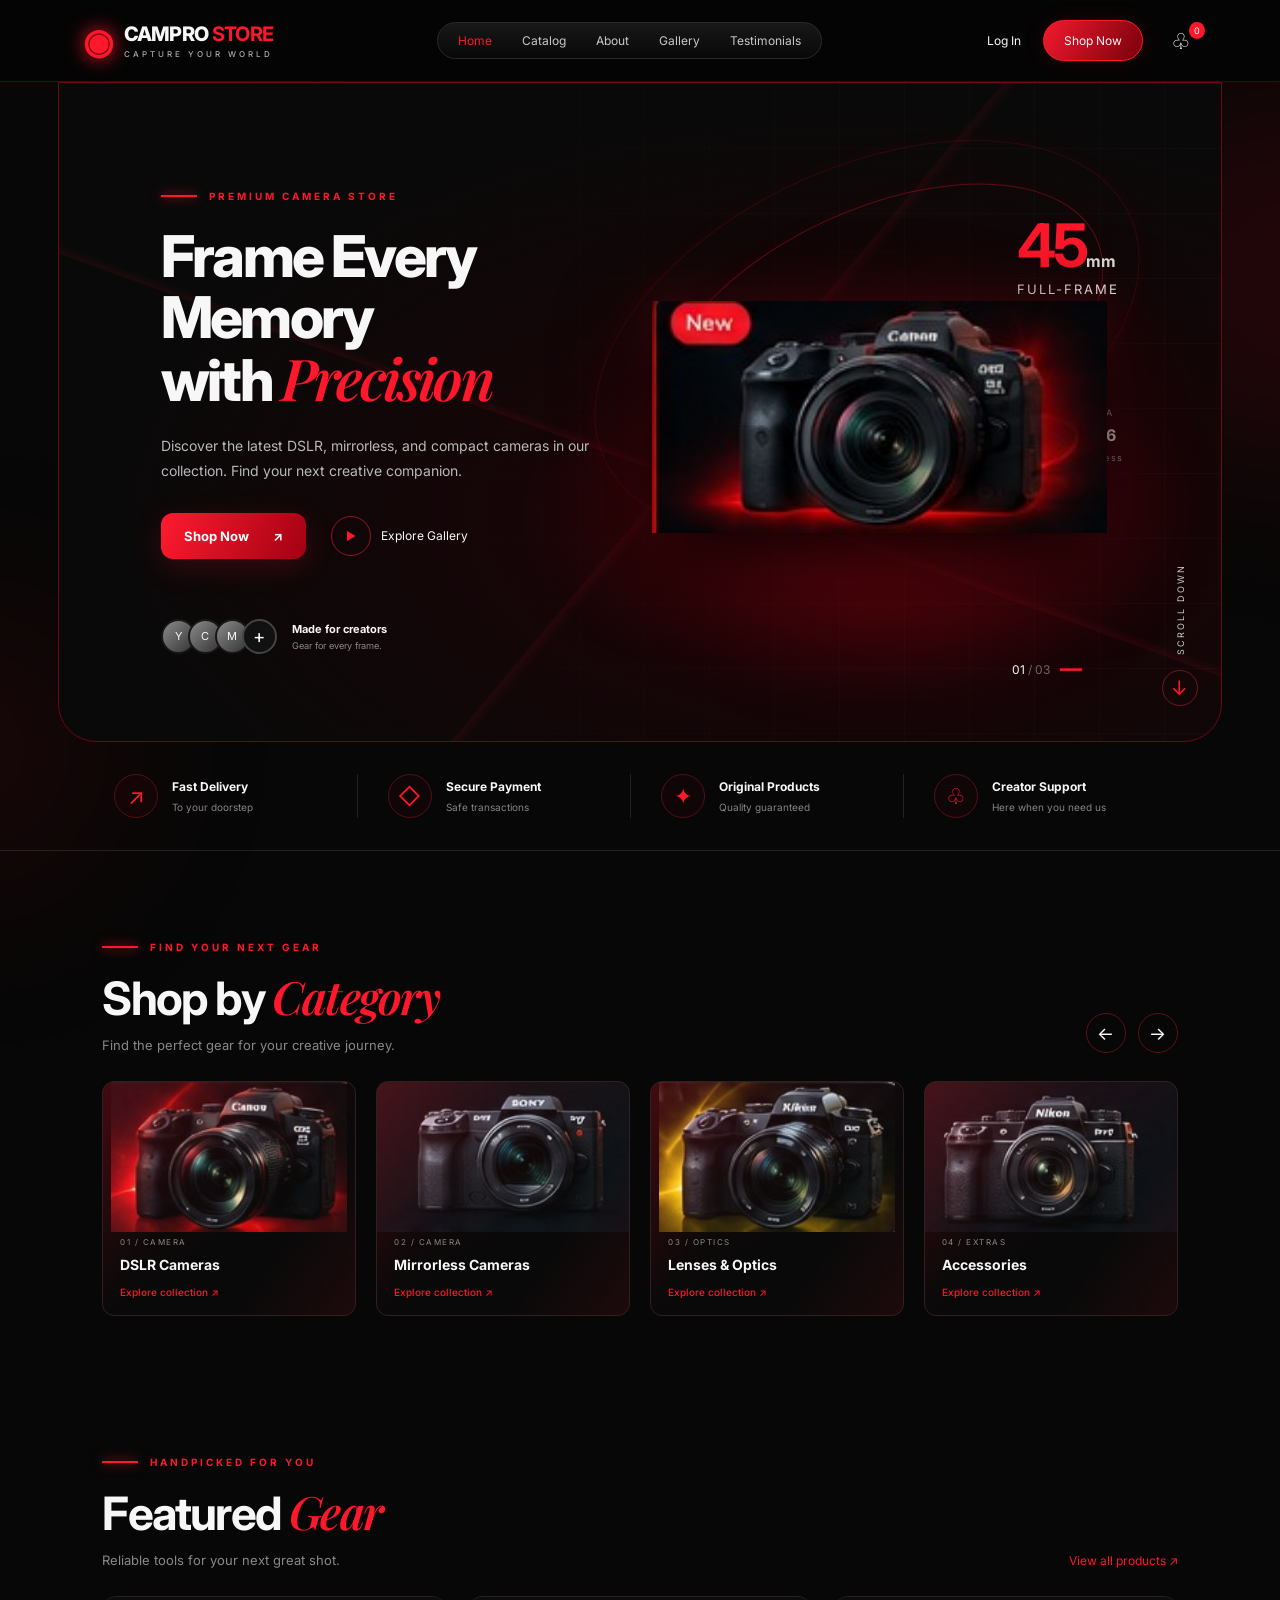
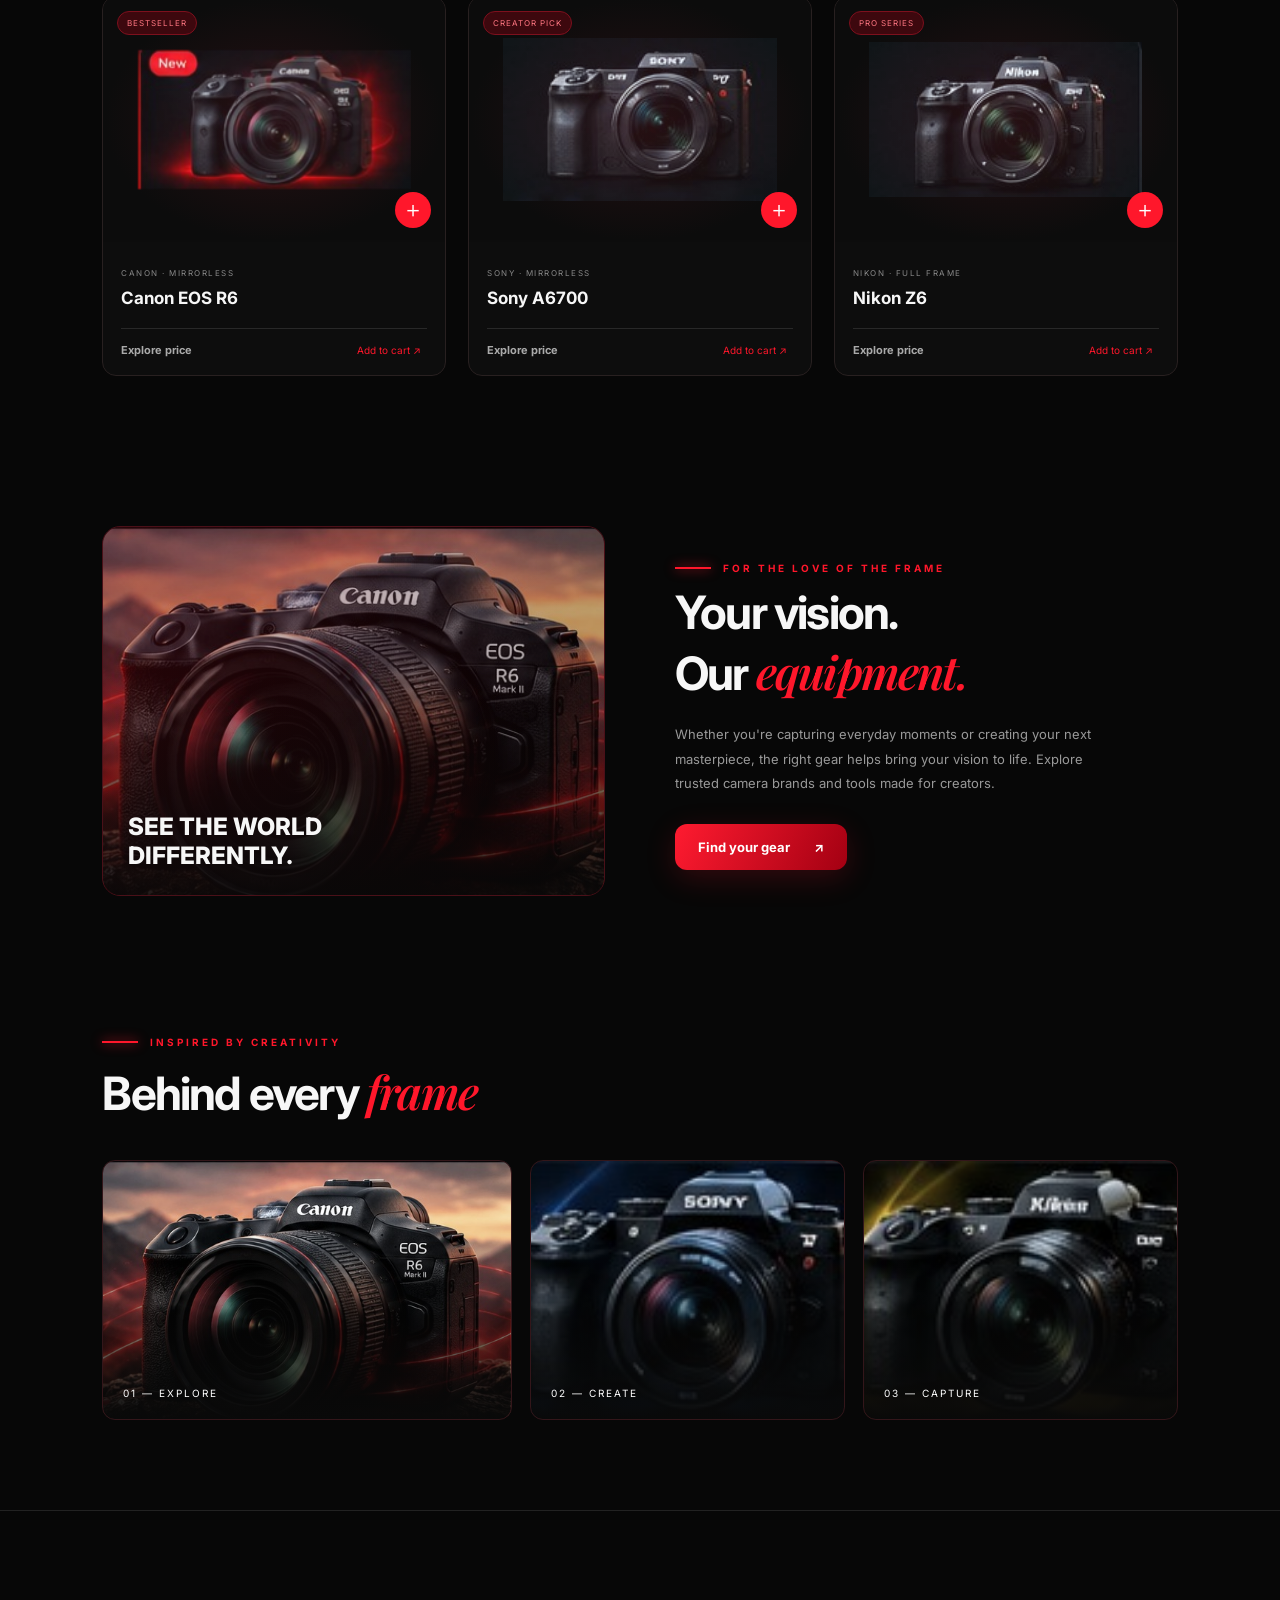
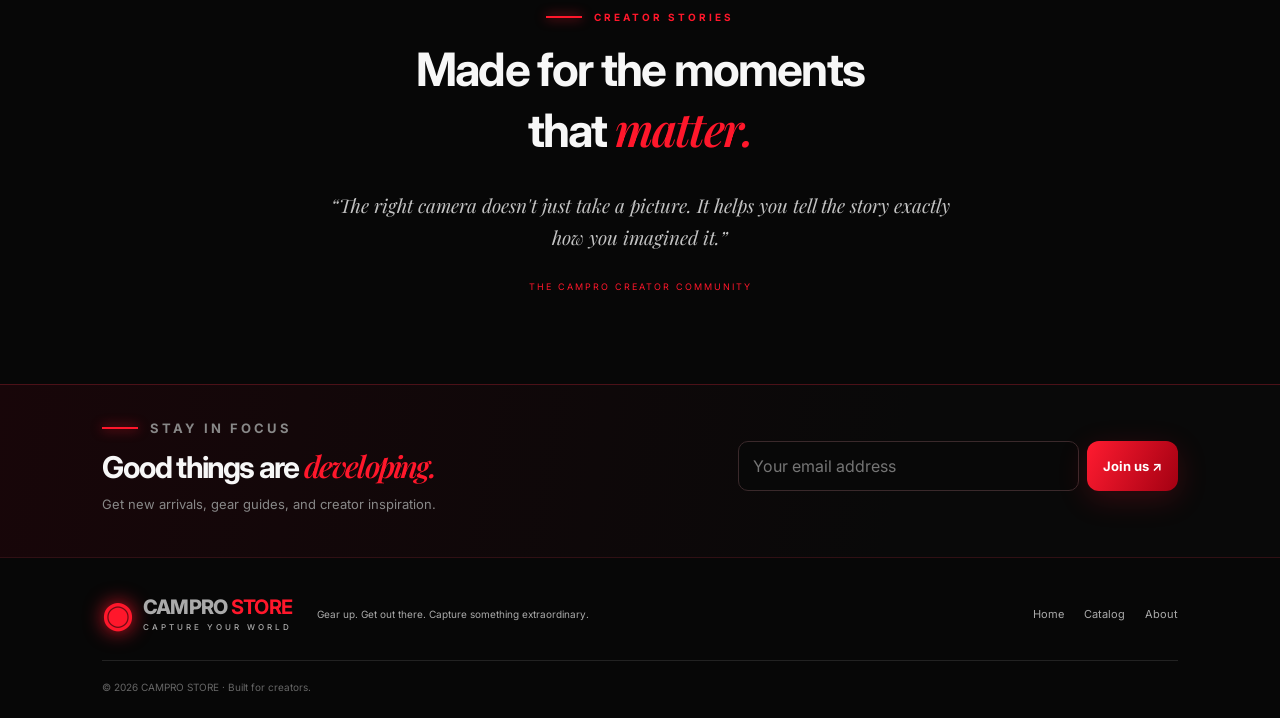
<file: index.html>
<!doctype html><html lang="en"><head><meta charset="utf-8"><meta name="viewport" content="width=device-width,initial-scale=1"><meta name="theme-color" content="#080808"><title>CAMPRO STORE | Capture Your World</title><link rel="preconnect" href="https://fonts.googleapis.com"><link href="https://fonts.googleapis.com/css2?family=Inter:wght@400;500;600;700;800&family=Playfair+Display:ital,wght@1,600&display=swap" rel="stylesheet"><link rel="stylesheet" href="style.css"></head><body>
<div class="ambient ambient-one"></div><div class="ambient ambient-two"></div>
<header class="header"><a class="brand" href="#home"><span class="brand-icon">◉</span><span>CAMPRO <b>STORE</b><small>CAPTURE YOUR WORLD</small></span></a><button class="menu-toggle" aria-label="Open menu">☰</button><nav class="nav"><a class="active" href="#home">Home</a><a href="#catalog">Catalog</a><a href="#about">About</a><a href="#gallery">Gallery</a><a href="#reviews">Testimonials</a></nav><div class="header-actions"><a href="#login" class="login">Log In</a><a href="#catalog" class="signup">Shop Now</a><button class="cart" aria-label="Cart">♧ <span id="cartCount">0</span></button></div></header>
<main><section class="hero section" id="home"><div class="hero-grid"></div><div class="hero-copy reveal"><p class="eyebrow"><i></i> PREMIUM CAMERA STORE</p><h1>Frame Every Memory<br>with <em>Precision</em></h1><p class="hero-desc">Discover the latest DSLR, mirrorless, and compact cameras in our collection. Find your next creative companion.</p><div class="hero-buttons"><a class="btn-primary" href="#catalog">Shop Now <span>↗</span></a><a class="watch" href="#gallery"><span class="play">▶</span> Explore Gallery</a></div><div class="hero-note"><div class="avatars"><span>Y</span><span>C</span><span>M</span><b>+</b></div><p><strong>Made for creators</strong><small>Gear for every frame.</small></p></div></div><div class="hero-visual reveal"><div class="red-orbit orbit-a"></div><div class="red-orbit orbit-b"></div><div class="hero-glow"></div><img src="assets/canon-r6.jpg" alt="Professional Canon camera" class="hero-camera"><div class="product-label"><span>FEATURED CAMERA</span><strong>Canon EOS R6</strong><small>Full-Frame Mirrorless</small></div><div class="spec"><strong>45<span>mm</span></strong><small>FULL-FRAME</small></div><div class="hero-index">01 <span>/ 03</span><b>━━━</b></div></div><a class="scroll-cue" href="#benefits"><span>SCROLL DOWN</span><b>↓</b></a></section>
<section class="benefits section" id="benefits"><div class="benefit reveal"><span class="benefit-icon">↗</span><div><strong>Fast Delivery</strong><small>To your doorstep</small></div></div><div class="benefit reveal"><span class="benefit-icon">◇</span><div><strong>Secure Payment</strong><small>Safe transactions</small></div></div><div class="benefit reveal"><span class="benefit-icon">✦</span><div><strong>Original Products</strong><small>Quality guaranteed</small></div></div><div class="benefit reveal"><span class="benefit-icon">♧</span><div><strong>Creator Support</strong><small>Here when you need us</small></div></div></section>
<section class="categories section" id="catalog"><div class="section-heading reveal"><div><p class="eyebrow"><i></i> FIND YOUR NEXT GEAR</p><h2>Shop by <em>Category</em></h2><p>Find the perfect gear for your creative journey.</p></div><div class="arrows"><button aria-label="Previous categories">←</button><button aria-label="Next categories">→</button></div></div><div class="category-grid"><a href="#products" class="category-card reveal"><img src="assets/canon.jpg" alt="DSLR camera"><div><span>01 / CAMERA</span><h3>DSLR Cameras</h3><b>Explore collection ↗</b></div></a><a href="#products" class="category-card reveal"><img src="assets/sony-a6700.jpg" alt="Mirrorless camera"><div><span>02 / CAMERA</span><h3>Mirrorless Cameras</h3><b>Explore collection ↗</b></div></a><a href="#products" class="category-card reveal"><img src="assets/nikon.jpg" alt="Camera equipment"><div><span>03 / OPTICS</span><h3>Lenses & Optics</h3><b>Explore collection ↗</b></div></a><a href="#products" class="category-card reveal"><img src="assets/nikon-zf.jpg" alt="Camera accessories"><div><span>04 / EXTRAS</span><h3>Accessories</h3><b>Explore collection ↗</b></div></a></div></section>
<section class="products section" id="products"><div class="section-heading reveal"><div><p class="eyebrow"><i></i> HANDPICKED FOR YOU</p><h2>Featured <em>Gear</em></h2><p>Reliable tools for your next great shot.</p></div><a class="text-link" href="#catalog">View all products ↗</a></div><div class="product-grid"><article class="product-card reveal"><div class="product-image"><span class="tag">BESTSELLER</span><img src="assets/canon-r6.jpg" alt="Canon EOS R6"><button class="quick-add" data-product="Canon EOS R6">＋</button></div><div class="product-info"><span>CANON · MIRRORLESS</span><h3>Canon EOS R6</h3><div class="product-bottom"><strong>Explore price</strong><button class="add-cart" data-product="Canon EOS R6">Add to cart ↗</button></div></div></article><article class="product-card reveal"><div class="product-image"><span class="tag">CREATOR PICK</span><img src="assets/sony-a6700.jpg" alt="Sony A6700"><button class="quick-add" data-product="Sony A6700">＋</button></div><div class="product-info"><span>SONY · MIRRORLESS</span><h3>Sony A6700</h3><div class="product-bottom"><strong>Explore price</strong><button class="add-cart" data-product="Sony A6700">Add to cart ↗</button></div></div></article><article class="product-card reveal"><div class="product-image"><span class="tag">PRO SERIES</span><img src="assets/nikon-z6.jpg" alt="Nikon Z6"><button class="quick-add" data-product="Nikon Z6">＋</button></div><div class="product-info"><span>NIKON · FULL FRAME</span><h3>Nikon Z6</h3><div class="product-bottom"><strong>Explore price</strong><button class="add-cart" data-product="Nikon Z6">Add to cart ↗</button></div></div></article></div></section>
<section class="about section" id="about"><div class="about-visual reveal"><img src="assets/hero.jpg" alt="Camera equipment"><span>SEE THE WORLD<br>DIFFERENTLY.</span></div><div class="about-copy reveal"><p class="eyebrow"><i></i> FOR THE LOVE OF THE FRAME</p><h2>Your vision.<br>Our <em>equipment.</em></h2><p>Whether you're capturing everyday moments or creating your next masterpiece, the right gear helps bring your vision to life. Explore trusted camera brands and tools made for creators.</p><a href="#products" class="btn-primary">Find your gear <span>↗</span></a></div></section>
<section class="gallery section" id="gallery"><div class="section-heading reveal"><div><p class="eyebrow"><i></i> INSPIRED BY CREATIVITY</p><h2>Behind every <em>frame</em></h2></div></div><div class="gallery-strip"><div class="gallery-tile tile-one reveal"><span>01 — EXPLORE</span></div><div class="gallery-tile tile-two reveal"><span>02 — CREATE</span></div><div class="gallery-tile tile-three reveal"><span>03 — CAPTURE</span></div></div></section>
<section class="reviews section" id="reviews"><p class="eyebrow"><i></i> CREATOR STORIES</p><h2>Made for the moments<br>that <em>matter.</em></h2><p class="review-quote">“The right camera doesn't just take a picture. It helps you tell the story exactly how you imagined it.”</p><span class="review-credit">THE CAMPRO CREATOR COMMUNITY</span></section>
<section class="newsletter section"><div class="reveal"><p class="eyebrow"><i></i> STAY IN FOCUS</p><h2>Good things are <em>developing.</em></h2><p>Get new arrivals, gear guides, and creator inspiration.</p></div><form id="newsletterForm" class="newsletter-form"><input type="email" placeholder="Your email address" required aria-label="Email address"><button class="btn-primary">Join us ↗</button></form></section></main>
<footer><a class="brand" href="#home"><span class="brand-icon">◉</span><span>CAMPRO <b>STORE</b><small>CAPTURE YOUR WORLD</small></span></a><p>Gear up. Get out there. Capture something extraordinary.</p><div><a href="#home">Home</a><a href="#catalog">Catalog</a><a href="#about">About</a></div><small>© 2026 CAMPRO STORE · Built for creators.</small></footer><div class="toast" id="toast" role="status"></div><script src="script.js"></script></body></html>
</file>
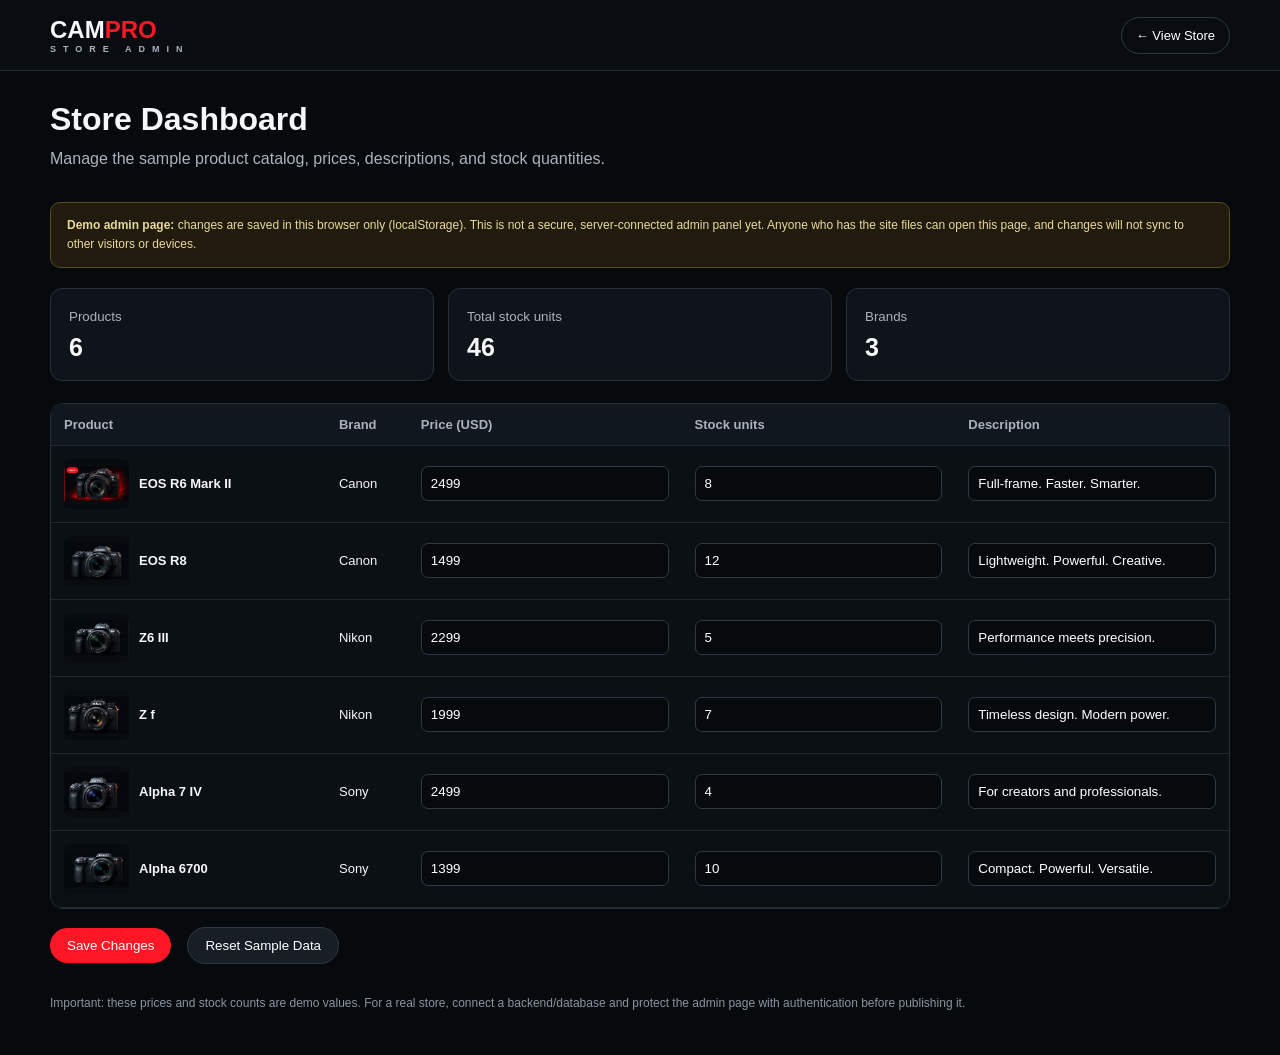
<file: admin.html>
<!doctype html><html lang="en"><head><meta charset="utf-8"><meta name="viewport" content="width=device-width,initial-scale=1"><title>Store Admin | CAMPRO</title><style>
*{box-sizing:border-box}body{margin:0;background:#070a0d;color:#f6f7f8;font-family:Arial,sans-serif}.wrap{max-width:1180px;width:calc(100% - 32px);margin:auto}header{background:#090d11;border-bottom:1px solid #26303a;padding:16px 0}.nav{display:flex;align-items:center;justify-content:space-between;gap:15px}.logo{font-weight:900;font-size:24px}.logo span{color:#ff1726}.logo small{display:block;font-size:9px;letter-spacing:7px;text-align:center;color:#aab3bd}.nav a{color:#fff;text-decoration:none;border:1px solid #303943;padding:10px 14px;border-radius:20px;font-size:13px}.intro{padding:30px 0 18px}.intro h1{margin:0 0 8px;font-size:32px}.intro p{margin:0;color:#aab3bd;line-height:1.6}.notice{border:1px solid #594a20;background:#201b0d;color:#e9d99a;padding:13px 16px;border-radius:10px;font-size:12px;line-height:1.6;margin:12px 0 20px}.summary{display:grid;grid-template-columns:repeat(3,1fr);gap:14px;margin-bottom:22px}.stat{background:#0e141a;border:1px solid #26303a;border-radius:12px;padding:18px}.stat small{color:#aab3bd}.stat strong{display:block;font-size:25px;margin-top:8px}.table-wrap{overflow-x:auto;border:1px solid #26303a;border-radius:13px}table{width:100%;border-collapse:collapse;min-width:850px;background:#0b1015}th,td{text-align:left;padding:13px;border-bottom:1px solid #202831;font-size:13px}th{color:#aab3bd;background:#10171e;font-weight:600}td input{width:100%;min-width:80px;background:#070a0d;border:1px solid #303943;border-radius:7px;padding:9px;color:white}td .name{min-width:145px}.product-name{display:flex;align-items:center;gap:10px;min-width:190px}.product-name img{width:65px;height:50px;object-fit:contain;background:#080c10;border-radius:6px}.save{background:#ff1726;border:0;color:white;padding:10px 17px;border-radius:20px;cursor:pointer;margin:18px 0}.reset{background:#171e25;border:1px solid #303943;color:white;padding:10px 17px;border-radius:20px;cursor:pointer;margin:18px 8px}.bottom{display:flex;flex-wrap:wrap;align-items:center;gap:8px}.status{font-size:13px;color:#69df98}.footer-note{font-size:12px;color:#8995a1;line-height:1.6;padding-bottom:30px}@media(max-width:650px){.summary{grid-template-columns:1fr}.intro h1{font-size:26px}.nav a{font-size:11px;padding:9px 10px}}
</style></head><body><header><div class="wrap nav"><div class="logo">CAM<span>PRO</span><small>STORE ADMIN</small></div><a href="index.html">← View Store</a></div></header><main class="wrap"><section class="intro"><h1>Store Dashboard</h1><p>Manage the sample product catalog, prices, descriptions, and stock quantities.</p></section><div class="notice"><strong>Demo admin page:</strong> changes are saved in this browser only (localStorage). This is not a secure, server-connected admin panel yet. Anyone who has the site files can open this page, and changes will not sync to other visitors or devices.</div><section class="summary"><div class="stat"><small>Products</small><strong id="productTotal">6</strong></div><div class="stat"><small>Total stock units</small><strong id="stockTotal">46</strong></div><div class="stat"><small>Brands</small><strong>3</strong></div></section><div class="table-wrap"><table><thead><tr><th>Product</th><th>Brand</th><th>Price (USD)</th><th>Stock units</th><th>Description</th></tr></thead><tbody id="rows"></tbody></table></div><div class="bottom"><button class="save" onclick="save()">Save Changes</button><button class="reset" onclick="resetData()">Reset Sample Data</button><span class="status" id="status"></span></div><p class="footer-note">Important: these prices and stock counts are demo values. For a real store, connect a backend/database and protect the admin page with authentication before publishing it.</p></main><script>
const defaults=[
{id:1,brand:'Canon',name:'EOS R6 Mark II',desc:'Full-frame. Faster. Smarter.',price:2499,img:'canon-r6.jpg',stock:8,badge:'New'},
{id:2,brand:'Canon',name:'EOS R8',desc:'Lightweight. Powerful. Creative.',price:1499,img:'canon-r8.jpg',stock:12},
{id:3,brand:'Nikon',name:'Z6 III',desc:'Performance meets precision.',price:2299,img:'nikon-z6.jpg',stock:5},
{id:4,brand:'Nikon',name:'Z f',desc:'Timeless design. Modern power.',price:1999,img:'nikon-zf.jpg',stock:7},
{id:5,brand:'Sony',name:'Alpha 7 IV',desc:'For creators and professionals.',price:2499,img:'sony-a7.jpg',stock:4},
{id:6,brand:'Sony',name:'Alpha 6700',desc:'Compact. Powerful. Versatile.',price:1399,img:'sony-a6700.jpg',stock:10}];
function read(){let data={};try{data=JSON.parse(localStorage.getItem('camproInventory')||'{}')}catch(e){}return defaults.map(p=>({...p,...(data[p.id]||{})}))}
function render(){const products=read();document.getElementById('rows').innerHTML=products.map(p=>`<tr data-id="${p.id}"><td><div class="product-name"><img src="assets/${p.img}" alt=""><strong>${p.name}</strong></div></td><td>${p.brand}</td><td><input type="number" min="0" step="1" class="price" value="${p.price}" aria-label="Price for ${p.name}"></td><td><input type="number" min="0" step="1" class="stock" value="${p.stock}" aria-label="Stock for ${p.name}"></td><td><input class="desc" value="${p.desc.replace(/"/g,'&quot;')}" aria-label="Description for ${p.name}"></td></tr>`).join('');document.getElementById('productTotal').textContent=products.length;document.getElementById('stockTotal').textContent=products.reduce((s,p)=>s+(Number(p.stock)||0),0)}
function save(){const current=read(),out={};document.querySelectorAll('#rows tr').forEach(row=>{const id=+row.dataset.id,original=current.find(p=>p.id===id);out[id]={...original,price:Math.max(0,Number(row.querySelector('.price').value)||0),stock:Math.max(0,Math.floor(Number(row.querySelector('.stock').value)||0)),desc:row.querySelector('.desc').value.trim()}});localStorage.setItem('camproInventory',JSON.stringify(out));render();const s=document.getElementById('status');s.textContent='Saved in this browser ✓';setTimeout(()=>s.textContent='',3000)}
function resetData(){if(!confirm('Reset all products to the sample prices and stock?'))return;localStorage.removeItem('camproInventory');render();document.getElementById('status').textContent='Sample data restored'}
render();
</script></body></html>
</file>
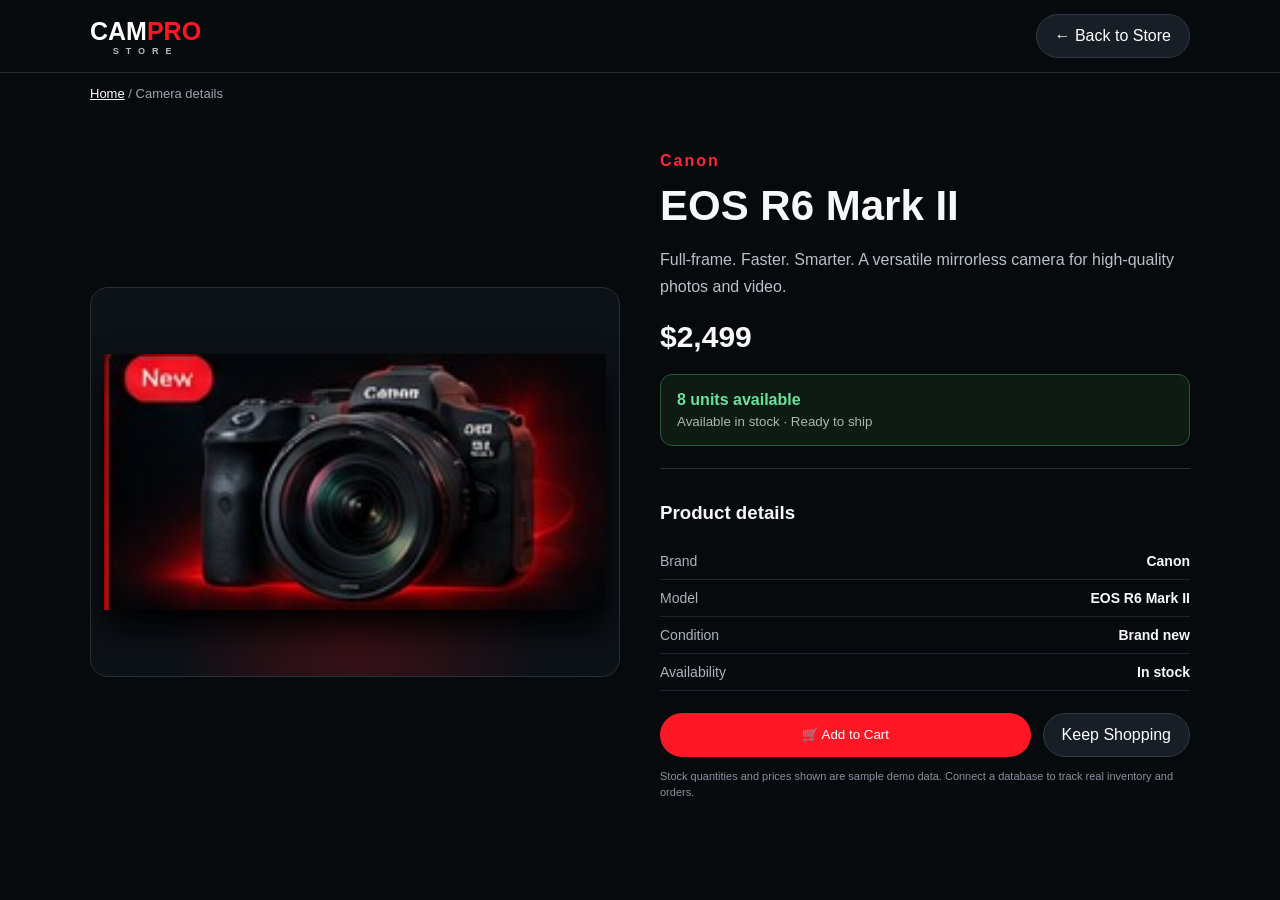
<file: product.html>
<!doctype html><html lang="en"><head><meta charset="utf-8"><meta name="viewport" content="width=device-width,initial-scale=1"><title>Camera Details | CAMPRO STORE</title><style>
*{box-sizing:border-box}body{margin:0;background:#070a0d;color:#f7f8fa;font-family:Arial,sans-serif}.wrap{max-width:1100px;width:calc(100% - 32px);margin:auto}header{padding:14px 0;border-bottom:1px solid #252d36;background:#080b0e}.nav{display:flex;align-items:center;justify-content:space-between}.brand{font-size:25px;font-weight:bold}.brand span{color:#ff1726}.brand small{display:block;font-size:9px;letter-spacing:7px;text-align:center;color:#bbb}.back,button{padding:12px 18px;border-radius:24px;background:#171e25;color:white;border:1px solid #303943;text-decoration:none;cursor:pointer}.main{display:grid;grid-template-columns:1fr 1fr;gap:40px;align-items:center;padding:38px 0}.visual{min-height:390px;display:grid;place-items:center;border:1px solid #26303a;border-radius:18px;background:radial-gradient(ellipse at 50% 80%,#451017,transparent 50%),#0d1217;overflow:hidden}.visual img{width:95%;height:340px;object-fit:contain;filter:drop-shadow(0 20px 18px #000);transition:.4s}.visual:hover img{transform:scale(1.08) rotate(-2deg)}.red{color:#ff2636;letter-spacing:2px;font-weight:bold}.info h1{font-size:42px;margin:12px 0}.desc{color:#b8c0c9;line-height:1.7}.price{font-size:30px;font-weight:bold;margin:20px 0}.stock{border:1px solid #28563c;background:#0d1b13;padding:16px;border-radius:12px;color:#68e39a}.stock small{display:block;color:#aab7af;margin-top:5px}.specs{margin-top:22px;border-top:1px solid #28313a;padding-top:14px}.row{display:flex;justify-content:space-between;border-bottom:1px solid #1d252d;padding:10px 0;font-size:14px}.row span{color:#aab3bd}.actions{display:flex;gap:12px;margin-top:22px}.primary{background:#ff1726;border:0;flex:1}.note{font-size:11px;color:#87929e;line-height:1.5}.toast{position:fixed;bottom:24px;left:50%;transform:translateX(-50%);background:#202832;padding:12px 18px;border-radius:22px;display:none}@media(max-width:700px){.main{grid-template-columns:1fr;gap:24px}.visual{min-height:270px}.visual img{height:240px}.info h1{font-size:34px}}
</style></head><body><header><div class="wrap nav"><a class="brand" href="index.html" style="color:white;text-decoration:none">CAM<span>PRO</span><small>STORE</small></a><a class="back" href="index.html">← Back to Store</a></div></header><main class="wrap"><p style="color:#9aa4af;font-size:13px"><a href="index.html" style="color:white">Home</a> / Camera details</p><section class="main"><div class="visual"><img id="image" alt="Camera"></div><div class="info"><div class="red" id="brand"></div><h1 id="name"></h1><p class="desc" id="desc"></p><div class="price" id="price"></div><div class="stock"><strong id="stock"></strong><small>Available in stock · Ready to ship</small></div><div class="specs"><h3>Product details</h3><div class="row"><span>Brand</span><b id="sbrand"></b></div><div class="row"><span>Model</span><b id="model"></b></div><div class="row"><span>Condition</span><b>Brand new</b></div><div class="row"><span>Availability</span><b>In stock</b></div></div><div class="actions"><button class="primary" onclick="add()">🛒 Add to Cart</button><a class="back" href="index.html#products">Keep Shopping</a></div><p class="note">Stock quantities and prices shown are sample demo data. Connect a database to track real inventory and orders.</p></div></section></main><div class="toast" id="toast"></div><script>
const baseProducts=[
{id:1,b:'Canon',n:'EOS R6 Mark II',d:'Full-frame. Faster. Smarter. A versatile mirrorless camera for high-quality photos and video.',price:2499,img:'canon-r6.jpg',stock:8},
{id:2,b:'Canon',n:'EOS R8',d:'Lightweight, powerful full-frame performance for travel, portraits, and creative work.',price:1499,img:'canon-r8.jpg',stock:12},
{id:3,b:'Nikon',n:'Z6 III',d:'High-performance mirrorless camera designed for precision, speed, and hybrid creators.',price:2299,img:'nikon-z6.jpg',stock:5},
{id:4,b:'Nikon',n:'Z f',d:'Classic-inspired design with modern mirrorless imaging and timeless style.',price:1999,img:'nikon-zf.jpg',stock:7},
{id:5,b:'Sony',n:'Alpha 7 IV',d:'A full-frame hybrid camera for creators and professionals.',price:2499,img:'sony-a7.jpg',stock:4},
{id:6,b:'Sony',n:'Alpha 6700',d:'Compact APS-C mirrorless camera with versatile performance for everyday creators.',price:1399,img:'sony-a6700.jpg',stock:10}];
let saved={};try{saved=JSON.parse(localStorage.getItem('camproInventory')||'{}')}catch(e){}
const p=baseProducts.map(v=>({...v,...(saved[v.id]||{})}));const x=p.find(v=>v.id===+(new URLSearchParams(location.search).get('id')||1))||p[0];document.title=x.b+' '+x.n+' | CAMPRO STORE';document.getElementById('image').src='assets/'+x.img;document.getElementById('image').alt=x.b+' '+x.n;document.getElementById('brand').textContent=x.b;document.getElementById('name').textContent=x.n;document.getElementById('desc').textContent=x.d;document.getElementById('price').textContent='$'+x.price.toLocaleString('en-US');document.getElementById('stock').textContent=x.stock+' units available';document.getElementById('sbrand').textContent=x.b;document.getElementById('model').textContent=x.n;function add(){if(x.stock<=0){let t=document.getElementById('toast');t.textContent='Out of stock';t.style.display='block';setTimeout(()=>t.style.display='none',2200);return}let c={};try{c=JSON.parse(localStorage.getItem('camproCart')||'{}')}catch(e){}c[x.id]=(c[x.id]||0)+1;localStorage.setItem('camproCart',JSON.stringify(c));let t=document.getElementById('toast');t.textContent='Added to cart ✓';t.style.display='block';setTimeout(()=>t.style.display='none',2200)}
</script></body></html>
</file>
<file: style.css>
:root{--bg:#070707;--panel:#101010;--red:#ff172b;--red2:#a90010;--white:#f7f7f7;--muted:#9b9b9b;--line:rgba(255,255,255,.11)}*{box-sizing:border-box}html{scroll-behavior:smooth;scroll-padding-top:90px}body{margin:0;background:var(--bg);color:var(--white);font-family:Inter,Arial,sans-serif;overflow-x:hidden}a{color:inherit;text-decoration:none}button,input{font:inherit}.ambient{position:fixed;pointer-events:none;z-index:-1;filter:blur(90px);opacity:.14;border-radius:50%}.ambient-one{width:380px;height:380px;background:#d00017;top:10%;right:-200px}.ambient-two{width:300px;height:300px;background:#90000d;bottom:0;left:-180px}.header{height:82px;display:flex;align-items:center;justify-content:space-between;padding:0 6.5%;position:sticky;top:0;z-index:20;background:rgba(5,5,5,.88);backdrop-filter:blur(18px);border-bottom:1px solid rgba(255,23,43,.22)}.brand{display:flex;align-items:center;gap:10px;font-size:20px;font-weight:800;letter-spacing:-.7px;white-space:nowrap}.brand b{color:var(--red)}.brand small{display:block;font-size:8px;letter-spacing:3px;font-weight:500;color:#aaa;margin-top:3px}.brand-icon{font-size:35px;color:var(--red);text-shadow:0 0 20px #ff172b}.nav{display:flex;gap:30px;padding:10px 20px;border:1px solid #292929;border-radius:40px;background:linear-gradient(#181818,#080808)}.nav a{font-size:12px;color:#c8c8c8;transition:.25s}.nav a:hover,.nav a.active{color:var(--red)}.header-actions{display:flex;align-items:center;gap:22px;font-size:12px}.signup{border:1px solid var(--red);padding:12px 20px;border-radius:30px;background:linear-gradient(120deg,#f21a2e,#79000b);box-shadow:0 0 20px #ff172b22}.cart{color:#fff;background:none;border:0;font-size:22px;position:relative;cursor:pointer}.cart span{position:absolute;top:-5px;right:-8px;border-radius:50%;background:var(--red);font-size:9px;padding:3px 5px}.menu-toggle{display:none;color:white;background:none;border:0;font-size:25px}.section{max-width:1440px;margin:auto;padding-left:8%;padding-right:8%}.hero{min-height:660px;margin:0 4.5%;max-width:none;border:1px solid #6d0710;border-radius:0 0 38px 38px;position:relative;overflow:hidden;display:grid;grid-template-columns:1fr 1fr;align-items:center;padding-top:55px;padding-bottom:45px;background:radial-gradient(ellipse at 69% 66%,#51040a 0%,#160507 30%,#090909 68%)}.hero:before{content:"";position:absolute;inset:0;background:linear-gradient(130deg,transparent 55%,#ff172b12 55.2%,transparent 56%),linear-gradient(20deg,transparent 45%,#ff172b14 45.2%,transparent 46%);pointer-events:none}.hero-grid{position:absolute;inset:0;background-image:linear-gradient(rgba(255,255,255,.025) 1px,transparent 1px),linear-gradient(90deg,rgba(255,255,255,.025) 1px,transparent 1px);background-size:65px 65px;mask-image:linear-gradient(90deg,transparent,#000)}.hero-copy{position:relative;z-index:2}.eyebrow{font-size:10px;letter-spacing:3px;color:var(--red);font-weight:700;display:flex;align-items:center;gap:12px}.eyebrow i{display:inline-block;width:36px;height:2px;background:var(--red);box-shadow:0 0 12px var(--red)}h1{font-size:clamp(38px,4.5vw,66px);line-height:1.05;letter-spacing:-2.8px;margin:24px 0 22px;font-weight:800}h1 em,h2 em{font-family:'Playfair Display',serif;color:var(--red);font-weight:600} .hero-desc{max-width:430px;color:#b9b9b9;line-height:1.8;font-size:14px}.hero-buttons{display:flex;align-items:center;gap:25px;margin-top:30px}.btn-primary{display:inline-flex;gap:24px;align-items:center;justify-content:center;border:0;color:white;background:linear-gradient(115deg,#ff1b30,#a30012);padding:15px 23px;border-radius:12px;font-size:13px;font-weight:700;box-shadow:0 8px 30px #ff172b2e;transition:transform .25s,box-shadow .25s;cursor:pointer}.btn-primary:hover{transform:translateY(-3px);box-shadow:0 12px 36px #ff172b5a}.watch{display:flex;align-items:center;gap:10px;font-size:12px}.play{border:1px solid #8d1822;border-radius:50%;width:40px;height:40px;display:grid;place-items:center;color:var(--red);font-size:11px}.hero-note{display:flex;align-items:center;gap:15px;margin-top:60px}.avatars{display:flex;align-items:center}.avatars span,.avatars b{display:grid;place-items:center;width:35px;height:35px;border:2px solid #171717;border-radius:50%;margin-left:-8px;background:linear-gradient(135deg,#8b8b8b,#333);font-size:11px}.avatars span:first-child{margin-left:0}.avatars b{background:#111;color:white;border-color:#444;font-size:19px;font-weight:400}.hero-note p{margin:0;display:grid;gap:4px;font-size:11px}.hero-note small{color:#888}.hero-visual{height:520px;position:relative;display:flex;align-items:center;justify-content:center}.hero-camera{width:min(95%,510px);height:400px;object-fit:contain;position:relative;z-index:2;filter:drop-shadow(0 25px 45px #000) drop-shadow(0 0 18px #ff172b35);animation:cameraFloat 6s ease-in-out infinite}.hero-glow{position:absolute;width:70%;height:50%;background:#ff001b2c;filter:blur(70px);border-radius:50%;bottom:12%;right:10%}.red-orbit{position:absolute;border:1px solid #ff172b55;border-radius:50%;transform:rotate(-25deg);width:480px;height:260px;box-shadow:0 0 18px #ff172b0d}.orbit-a{right:0;top:10%}.orbit-b{width:580px;height:340px;right:-8%;top:2%;border-color:#ff172b24}.product-label{position:absolute;right:-1%;top:48%;display:grid;gap:7px;font-size:12px}.product-label span,.product-label small{font-size:9px;color:#a6a6a6;letter-spacing:1.5px}.product-label strong{font-size:16px}.spec{position:absolute;right:0;top:10%;display:grid}.spec strong{font-size:60px;color:var(--red);letter-spacing:-3px}.spec strong span{font-size:16px;color:#ddd;letter-spacing:0}.spec small{font-size:13px;letter-spacing:2px}.hero-index{position:absolute;bottom:0;right:8%;font-size:12px}.hero-index span{color:#666}.hero-index b{color:var(--red);margin-left:10px}.scroll-cue{position:absolute;right:2%;bottom:35px;display:flex;flex-direction:column;align-items:center;gap:15px;font-size:9px;letter-spacing:2px;color:#ccc}.scroll-cue span{writing-mode:vertical-rl;transform:rotate(180deg)}.scroll-cue b{font-size:20px;font-weight:400;border:1px solid #6b1a20;border-radius:50%;width:36px;height:36px;display:grid;place-items:center;color:var(--red)}.benefits{display:grid;grid-template-columns:repeat(4,1fr);padding-top:32px;padding-bottom:32px;border-bottom:1px solid var(--line);gap:18px}.benefit{display:flex;gap:14px;align-items:center;border-right:1px solid var(--line);padding-left:12px}.benefit:last-child{border:0}.benefit-icon{width:44px;height:44px;border:1px solid #531018;border-radius:50%;display:grid;place-items:center;color:var(--red);font-size:22px;background:#ff172b0a}.benefit div{display:grid;gap:7px}.benefit strong{font-size:12px}.benefit small{font-size:10px;color:#858585}.categories,.products,.gallery{padding-top:90px;padding-bottom:50px}.section-heading{display:flex;align-items:end;justify-content:space-between;margin-bottom:28px}.section-heading .eyebrow{margin:0 0 12px}.section-heading h2,.about h2,.reviews h2,.newsletter h2{font-size:clamp(32px,4vw,46px);letter-spacing:-1.8px;margin:0 0 10px}.section-heading>div>p:last-child,.newsletter p{font-size:13px;color:#888;margin:0}.arrows{display:flex;gap:12px}.arrows button{width:40px;height:40px;border-radius:50%;border:1px solid #5c1119;color:white;background:transparent;font-size:18px;cursor:pointer;transition:.2s}.arrows button:hover{background:var(--red);border-color:var(--red)}.category-grid{display:grid;grid-template-columns:repeat(4,1fr);gap:20px}.category-card{height:235px;position:relative;overflow:hidden;border:1px solid #302023;border-radius:12px;background:linear-gradient(145deg,#22080b,#090909 60%);transition:transform .35s,border-color .35s}.category-card:before{content:"";position:absolute;inset:0;background:linear-gradient(125deg,#ff172b27,transparent 38%,transparent 70%,#ff172b16);z-index:1}.category-card img{width:100%;height:150px;object-fit:contain;mix-blend-mode:screen;transition:transform .6s;filter:drop-shadow(0 12px 12px #000)}.category-card:hover{transform:translateY(-7px);border-color:#b90b1c}.category-card:hover img{transform:scale(1.08) rotate(-2deg)}.category-card div{position:absolute;left:17px;right:15px;bottom:15px;z-index:2}.category-card span,.product-info>span{font-size:8px;letter-spacing:1.5px;color:#888}.category-card h3{font-size:14px;margin:7px 0}.category-card b{font-size:10px;color:var(--red);font-weight:500}.text-link{font-size:12px;color:var(--red)}.product-grid{display:grid;grid-template-columns:repeat(3,1fr);gap:22px}.product-card{background:#0d0d0d;border:1px solid #282020;border-radius:14px;overflow:hidden;transition:transform .3s,border-color .3s}.product-card:hover{transform:translateY(-6px);border-color:#7b1821}.product-image{height:245px;position:relative;background:radial-gradient(ellipse at center,#271013,#0c0c0c 70%);display:grid;place-items:center;overflow:hidden}.product-image img{width:80%;height:85%;object-fit:contain;mix-blend-mode:screen;transition:transform .45s}.product-card:hover .product-image img{transform:scale(1.08)}.tag{position:absolute;top:14px;left:14px;background:#3d080e;color:#ff7782;border:1px solid #7d101d;border-radius:20px;padding:6px 9px;font-size:8px;letter-spacing:1px}.quick-add{position:absolute;right:14px;bottom:14px;width:36px;height:36px;border-radius:50%;background:var(--red);color:white;border:0;font-size:22px;cursor:pointer}.product-info{padding:18px}.product-info h3{font-size:17px;margin:8px 0 20px}.product-bottom{display:flex;justify-content:space-between;align-items:center;border-top:1px solid var(--line);padding-top:14px}.product-bottom strong{font-size:11px;color:#aaa}.add-cart{background:transparent;border:0;color:var(--red);font-size:10px;cursor:pointer}.about{display:grid;grid-template-columns:1fr 1fr;gap:70px;align-items:center;padding-top:100px;padding-bottom:100px}.about-visual{height:370px;border-radius:18px;overflow:hidden;position:relative;border:1px solid #4a1018;background:#17090b}.about-visual:after{content:"";position:absolute;inset:0;background:linear-gradient(0deg,#080808dd,transparent 60%),linear-gradient(90deg,#ff172b20,transparent)}.about-visual img{width:100%;height:100%;object-fit:cover;opacity:.72}.about-visual span{position:absolute;bottom:24px;left:25px;z-index:2;font-size:24px;font-weight:800;line-height:1.2}.about-copy>p:not(.eyebrow){color:#999;line-height:1.9;font-size:13px;max-width:430px;margin:20px 0 28px}.gallery{padding-top:40px}.gallery-strip{display:grid;grid-template-columns:1.3fr 1fr 1fr;gap:18px}.gallery-tile{height:260px;border-radius:13px;border:1px solid #3a1419;position:relative;overflow:hidden;background-size:cover;background-position:center;filter:saturate(.75)}.tile-one{background-image:linear-gradient(0deg,#090909 0%,transparent 70%),url('assets/hero.jpg')}.tile-two{background-image:linear-gradient(0deg,#090909 0%,transparent 70%),url('assets/sony.jpg')}.tile-three{background-image:linear-gradient(0deg,#090909 0%,transparent 70%),url('assets/nikon.jpg')}.gallery-tile span{position:absolute;bottom:20px;left:20px;font-size:10px;letter-spacing:2px;color:#fff}.reviews{text-align:center;padding-top:90px;padding-bottom:90px;border-top:1px solid var(--line);margin-top:40px}.reviews .eyebrow{justify-content:center}.reviews h2{margin-top:18px}.review-quote{font-family:'Playfair Display',serif;font-style:italic;font-size:19px;color:#c2c2c2;max-width:650px;margin:30px auto 20px;line-height:1.7}.review-credit{font-size:9px;letter-spacing:2px;color:var(--red)}.newsletter{display:flex;align-items:center;justify-content:space-between;gap:25px;padding-top:35px;padding-bottom:45px;background:linear-gradient(100deg,#180609,#090909 70%);border-top:1px solid #4b1118;border-bottom:1px solid #301014}.newsletter h2{font-size:30px;margin:10px 0}.newsletter-form{display:flex;gap:8px;max-width:440px;width:100%}.newsletter-form input{min-width:0;flex:1;background:#080808;border:1px solid #3a292b;border-radius:10px;padding:14px;color:white;outline:none}.newsletter-form input:focus{border-color:var(--red)}.newsletter-form .btn-primary{white-space:nowrap;padding:12px 16px}footer{padding:35px 8% 25px;display:flex;align-items:center;gap:25px;flex-wrap:wrap;color:#aaa}footer p{font-size:10px;flex:1}footer>div{display:flex;gap:20px;font-size:11px}footer>small{width:100%;border-top:1px solid var(--line);padding-top:20px;font-size:10px;color:#666}.toast{position:fixed;right:25px;bottom:25px;background:#171717;border:1px solid #76101b;border-left:3px solid var(--red);padding:14px 18px;border-radius:8px;font-size:12px;z-index:50;opacity:0;transform:translateY(15px);transition:.3s;pointer-events:none}.toast.show{opacity:1;transform:translateY(0)}.reveal{opacity:0;transform:translateY(28px);transition:opacity .75s ease,transform .75s cubic-bezier(.2,.7,.2,1)}.reveal.visible{opacity:1;transform:translateY(0)}.hero-copy.reveal{transition-delay:.12s}.hero-visual.reveal{transition-delay:.28s}.category-card:nth-child(2),.benefit:nth-child(2){transition-delay:.1s}.category-card:nth-child(3),.benefit:nth-child(3){transition-delay:.2s}.category-card:nth-child(4),.benefit:nth-child(4){transition-delay:.3s}@keyframes cameraFloat{0%,100%{transform:translateY(0)}50%{transform:translateY(-12px)}}@media(max-width:1050px){.header{padding:0 4%}.nav{gap:16px}.section{padding-left:5%;padding-right:5%}.hero{margin:0 2%;padding-left:5%;padding-right:5%}.product-label{right:-4%}.category-grid{gap:12px}.category-card{height:210px}}@media(max-width:780px){.header{height:70px}.menu-toggle{display:block;order:3}.nav{display:none;position:absolute;top:69px;left:0;right:0;border-radius:0;background:#090909;padding:20px;flex-direction:column;gap:20px;border:0;border-bottom:1px solid #421019}.nav.open{display:flex}.header-actions{gap:12px}.header-actions .login{display:none}.signup{padding:10px 12px}.brand{font-size:16px}.brand-icon{font-size:27px}.hero{grid-template-columns:1fr;padding-top:55px;padding-bottom:40px;min-height:0;border-radius:0 0 25px 25px}.hero-copy{padding-right:10px}.hero-visual{height:370px;margin-top:5px}.hero-camera{height:330px}.spec{right:2%;top:0}.spec strong{font-size:44px}.product-label{right:0;top:45%}.scroll-cue{right:3%;bottom:20px}.hero-note{margin-top:35px}.benefits{grid-template-columns:repeat(2,1fr);gap:20px}.benefit:nth-child(2){border:0}.category-grid{grid-template-columns:repeat(2,1fr)}.category-card{height:220px}.product-grid{grid-template-columns:1fr 1fr}.product-card:last-child{display:none}.about{grid-template-columns:1fr;gap:35px;padding-top:70px;padding-bottom:70px}.about-visual{height:270px}.gallery-strip{grid-template-columns:1fr 1fr}.gallery-tile:first-child{grid-column:span 2}.gallery-tile{height:210px}.newsletter{align-items:flex-start;flex-direction:column}.newsletter-form{max-width:none}footer{gap:15px}footer p{flex-basis:100%;order:3}}@media(max-width:480px){.header{padding:0 4%}.brand small{letter-spacing:1.8px}.header-actions{gap:8px}.signup{font-size:10px}.cart{font-size:19px}.hero{margin:0 8px;padding-left:6%;padding-right:6%}h1{font-size:39px;letter-spacing:-1.7px}.hero-desc{font-size:12px}.hero-buttons{gap:15px}.btn-primary{padding:14px 16px;font-size:11px;gap:14px}.watch{font-size:10px}.hero-visual{height:300px}.hero-camera{height:280px}.product-label{font-size:10px;top:48%}.product-label strong{font-size:12px}.product-label span,.product-label small{font-size:7px}.spec strong{font-size:35px}.spec small{font-size:9px}.hero-index{right:15%;bottom:0}.scroll-cue{right:1%;font-size:7px}.benefits{padding-top:25px;padding-bottom:25px;gap:18px 8px}.benefit{padding-left:0;gap:9px}.benefit-icon{width:36px;height:36px;font-size:17px}.benefit strong{font-size:10px}.benefit small{font-size:8px}.categories,.products,.gallery{padding-top:65px}.section-heading h2,.about h2,.reviews h2{font-size:33px}.category-grid{gap:10px}.category-card{height:190px}.category-card img{height:120px}.category-card div{left:11px;bottom:12px}.category-card h3{font-size:11px}.category-card b{font-size:8px}.category-card span{font-size:7px}.product-grid{grid-template-columns:1fr}.product-card:last-child{display:block}.product-image{height:230px}.section-heading{align-items:flex-start;gap:12px}.arrows button{width:34px;height:34px}.text-link{font-size:10px;white-space:nowrap;margin-top:20px}.gallery-strip{gap:10px}.gallery-tile{height:165px}.review-quote{font-size:16px}.newsletter h2{font-size:27px}.newsletter-form{flex-direction:column}.newsletter-form .btn-primary{width:100%}footer .brand{width:100%}footer>div{width:100%}}@media(prefers-reduced-motion:reduce){*,*::before,*::after{scroll-behavior:auto!important;animation-duration:.01ms!important;transition-duration:.01ms!important}.reveal{opacity:1;transform:none}}
</file>
